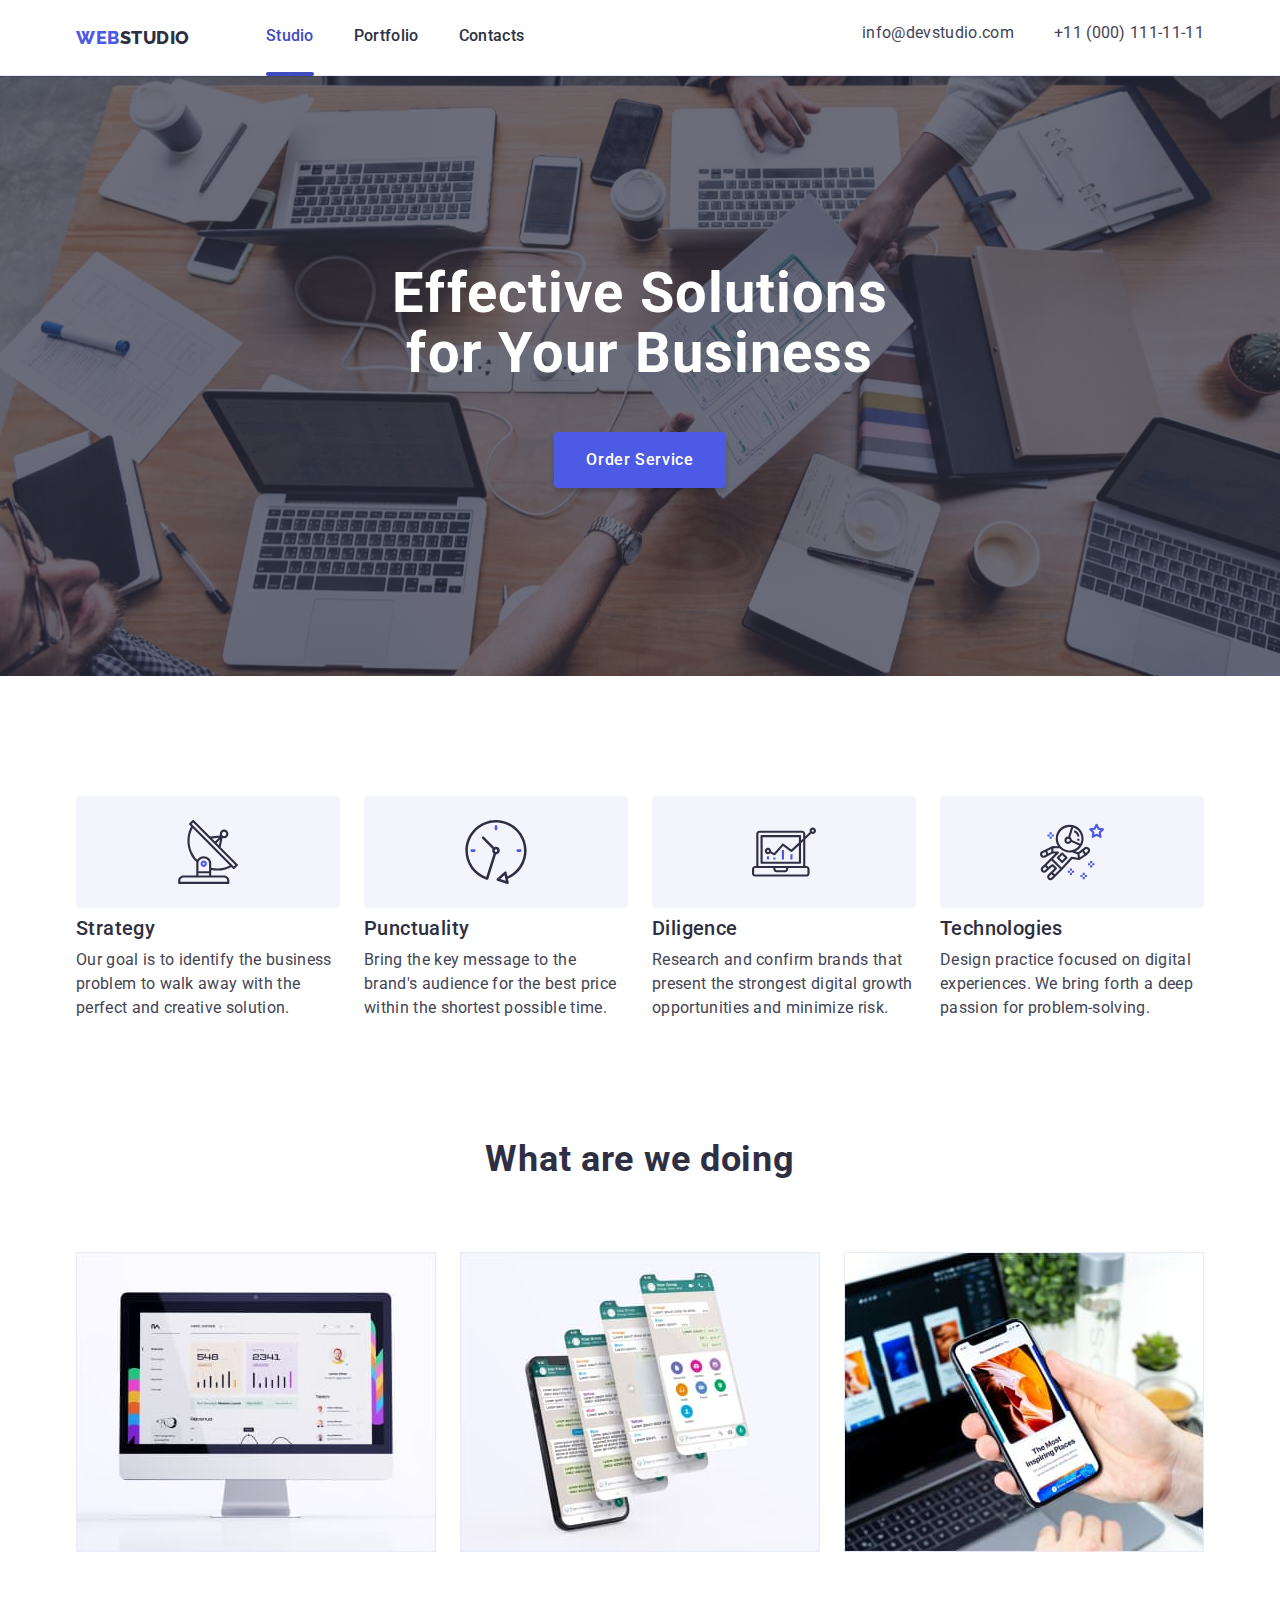
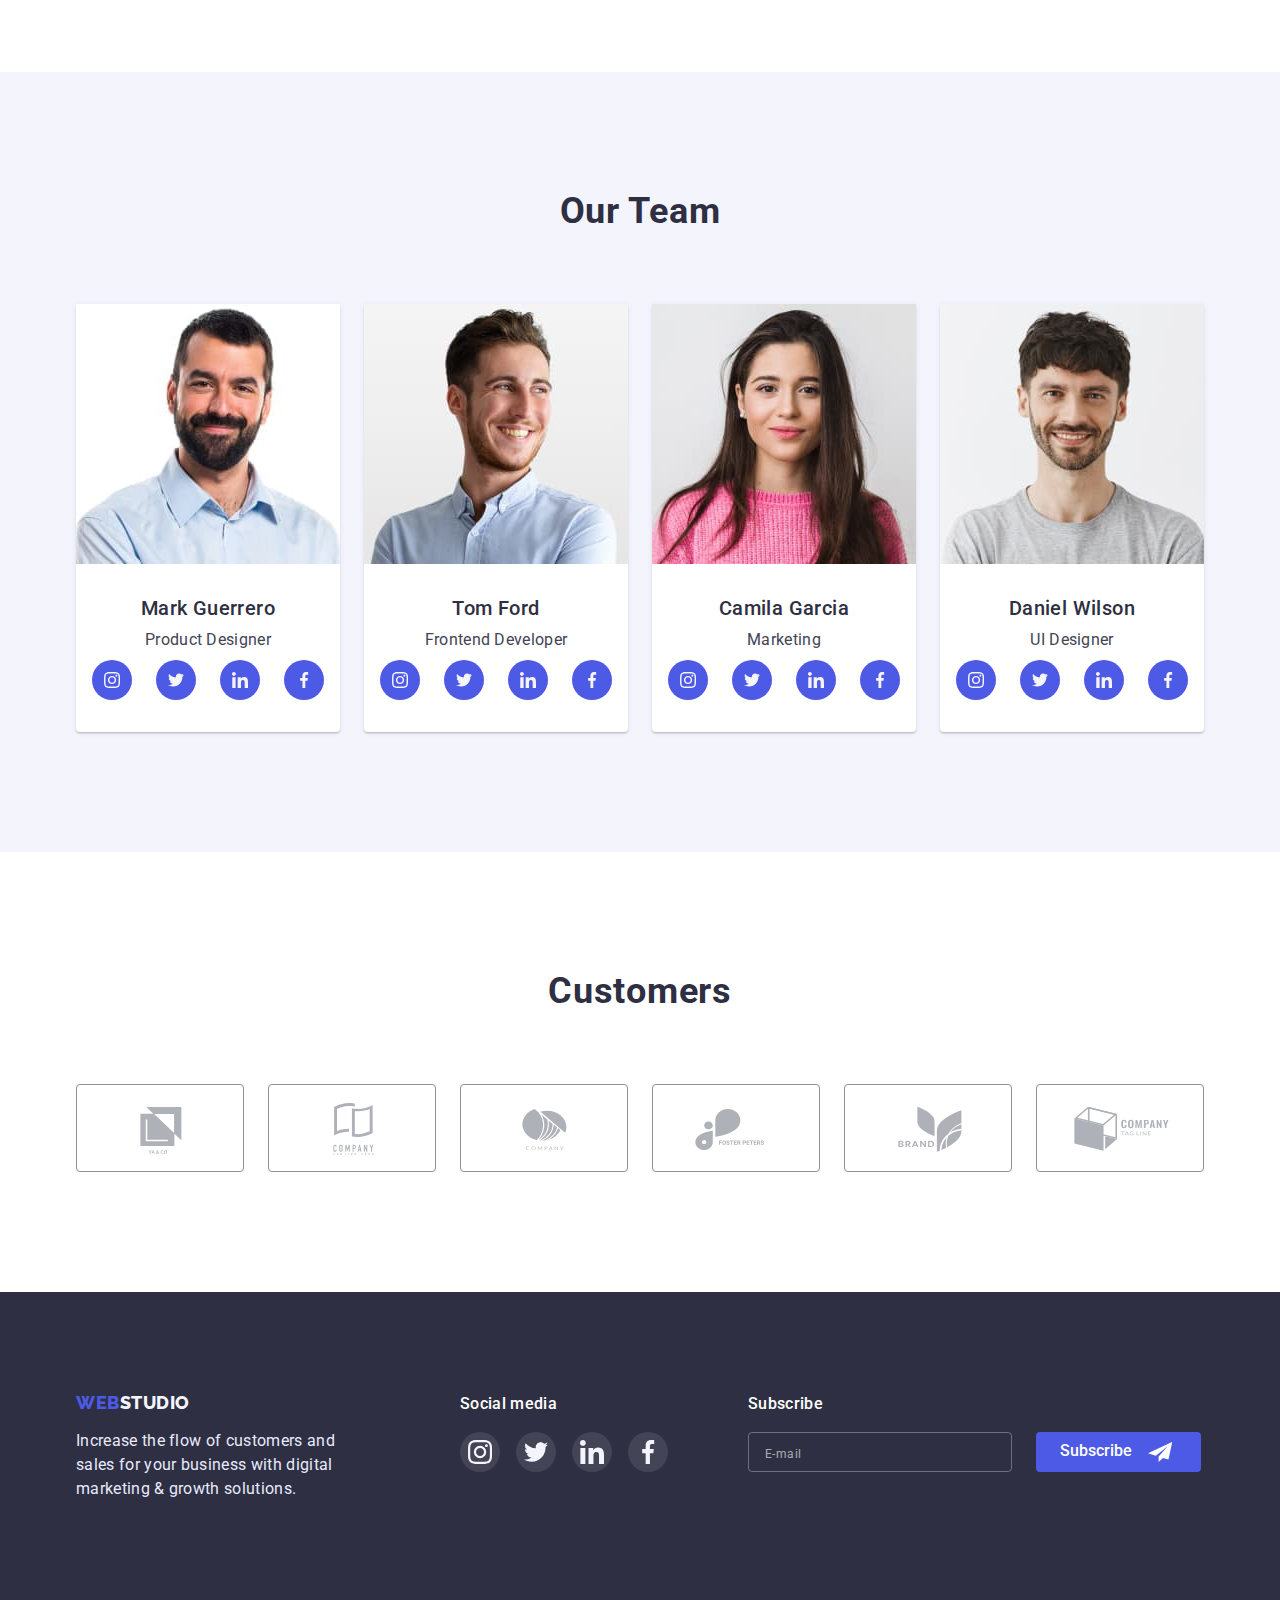
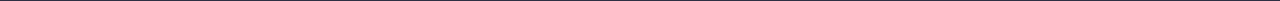
<file: index.html>
<!DOCTYPE html>
<html lang="en">
  <head>
    <meta charset="UTF-8" />
    <meta http-equiv="X-UA-Compatible" content="IE=edge" />
    <meta name="viewport" content="width=device-width, initial-scale=1.0" />

    <link rel="preconnect" href="https://fonts.googleapis.com" />
    <link rel="preconnect" href="https://fonts.gstatic.com" crossorigin />
    <link
      href="https://fonts.googleapis.com/css2?family=Raleway:wght@800&family=Roboto:wght@400;500;700;900&display=swap"
      rel="stylesheet"
    />
    <link
      rel="stylesheet"
      href="https://cdnjs.cloudflare.com/ajax/libs/modern-normalize/1.1.0/modern-normalize.min.css"
    />
    <link href="./css/styles.css" rel="stylesheet" type="text/css" />
    <title class="studio">Document</title>
  </head>
  <body class="studio">
    <!--Fixed  -->
    <header class="header">
      <div class="conteiner">
        <nav class="fulnav">
          <a class="logo" href="./index.html" target="_self">
            Web<span class="logo-end">Studio</span>
          </a>
          <ul class="nav">
            <li class="">
              <a class="link port" href="./index.html" target="_self">Studio</a>
            </li>
            <li class="nav-margin">
              <a class="link" href="./portfolio.html" target="_self"
                >Portfolio</a
              >
            </li>
            <li class="nav-margin">
              <a class="link" href="">Contacts</a>
            </li>
          </ul>
        </nav>

        <address class="address">
          <ul class="address-list">
            <li>
              <a class="contacts" href="mailto:info@devstudio.com"
                >info@devstudio.com</a
              >
            </li>
            <li class="nav-margin">
              <a class="contacts" href="tel:+110001111111"
                >+11 (000) 111-11-11</a
              >
            </li>
          </ul>
        </address>
        <button class="menu-toggle js-open-menu">
          <svg class="hamb">
            <use class="hamburger" href="./images/icons.svg#icon-menu"></use>
          </svg>
        </button>
      </div>
    </header>
    <!-- Scroll -->
    <main>
      <!-- Hero image -->

      <section class="hero">
        <div class="conteiner">
          <h1 class="hero-title">Effective Solutions for Your Business</h1>
          <button class="order" data-modal-open type="button">
            Order Service
          </button>
        </div>
      </section>

      <!-- Section1 -->
      <section class="advantages section">
        <div class="conteiner">
          <h2 class="visually-hidden">Advantages</h2>
          <ul class="advantages-list">
            <li class="advantages-item">
              <div class="button-icon">
                <svg class="icon">
                  <use href="./images/icons.svg#icon-antenna"></use>
                </svg>
              </div>
              <h3 class="advantages-title-small">Strategy</h3>
              <p class="advantages-text">
                Our goal is to identify the business problem to walk away with
                the perfect and creative solution.
              </p>
            </li>

            <li class="advantages-item">
              <div class="button-icon">
                <svg class="icon">
                  <use href="./images/icons.svg#icon-clock"></use>
                </svg>
              </div>
              <h3 class="advantages-title-small">Punctuality</h3>
              <p class="advantages-text">
                Bring the key message to the brand's audience for the best price
                within the shortest possible time.
              </p>
            </li>

            <li class="advantages-item">
              <div class="button-icon">
                <svg class="icon">
                  <use href="./images/icons.svg#icon-diagram"></use>
                </svg>
              </div>
              <h3 class="advantages-title-small">Diligence</h3>
              <p class="advantages-text">
                Research and confirm brands that present the strongest digital
                growth opportunities and minimize risk.
              </p>
            </li>

            <li class="advantages-item">
              <div class="button-icon">
                <svg class="icon">
                  <use href="./images/icons.svg#icon-astronaut"></use>
                </svg>
              </div>
              <h3 class="advantages-title-small">Technologies</h3>
              <p class="advantages-text">
                Design practice focused on digital experiences. We bring forth a
                deep passion for problem-solving.
              </p>
            </li>
          </ul>
        </div>
      </section>

      <!-- Section2 -->
      <section class="section card">
        <div class="conteiner">
          <h2 class="section-title card-title">What are we doing</h2>
          <ul class="card-list">
            <li class="card-item">
              <img
                srcset="./images/Comp.jpg 1x, ./images/Compx2.jpg 2x"
                src="./images/Comp.jpg"
                alt="comp"
                width="360"
                height="300"
              />
            </li>
            <li class="card-item">
              <img
                srcset="./images/Monitor.jpg 1x, ./images/monitorx2.jpg 2x"
                src="./images/Monitor.jpg"
                alt="phon"
                width="360"
                height="300"
              />
            </li>
            <li class="card-item">
              <img
                srcset="./images/Mobil.jpg 1x, ./images/mobilx2.jpg 2x"
                src="./images/Mobil.jpg"
                alt="sinh"
                width="360"
                height="300"
              />
            </li>
          </ul>
        </div>
      </section>

      <!-- Section3 -->

      <section class="team section">
        <div class="conteiner">
          <h2 class="section-title">Our Team</h2>
          <ul class="team-list">
            <li class="team-cards">
              <img
                srcset="./images/Mark.jpg 1x, ./images/Markx2.jpg 2x"
                src="./images/Mark.jpg"
                alt="Photo Mark Guerrero"
                width="264"
                height="260"
              />
              <h3 class="team-title-small">Mark Guerrero</h3>
              <p class="team-text">Product Designer</p>
              <ul class="action">
                <li>
                  <a
                    class="social-link"
                    href=""
                    target="_blank"
                    rel="noreferer nofollow noopener"
                  >
                    <svg class="social-icon">
                      <use href="./images/icons.svg#icon-instagram"></use>
                    </svg>
                  </a>
                </li>
                <li>
                  <a
                    class="social-link"
                    href=""
                    target="_blank"
                    rel="noreferer nofollow noopener"
                  >
                    <svg class="social-icon">
                      <use href="./images/icons.svg#icon-twitter"></use>
                    </svg>
                  </a>
                </li>
                <li>
                  <a
                    class="social-link"
                    href=""
                    target="_blank"
                    rel="noreferer nofollow noopener"
                  >
                    <svg class="social-icon">
                      <use href="./images/icons.svg#icon-linkedin"></use>
                    </svg>
                  </a>
                </li>
                <li>
                  <a
                    class="social-link"
                    href=""
                    target="_blank"
                    rel="noreferer nofollow noopener"
                  >
                    <svg class="social-icon">
                      <use href="./images/icons.svg#icon-facebook"></use>
                    </svg>
                  </a>
                </li>
              </ul>
            </li>
            <li class="team-cards">
              <img
                srcset="./images/Tom.jpg 1x, ./images/Tomx2.jpg 2x"
                src="./images/Tom.jpg"
                alt="Photo Tom Ford"
                width="264"
                height="260"
              />

              <h3 class="team-title-small">Tom Ford</h3>
              <p class="team-text">Frontend Developer</p>
              <ul class="action">
                <li>
                  <a
                    class="social-link"
                    href=""
                    target="_blank"
                    rel="noreferer nofollow noopener"
                  >
                    <svg class="social-icon">
                      <use href="./images/icons.svg#icon-instagram"></use>
                    </svg>
                  </a>
                </li>
                <li>
                  <a
                    class="social-link"
                    href=""
                    target="_blank"
                    rel="noreferer nofollow noopener"
                  >
                    <svg class="social-icon">
                      <use href="./images/icons.svg#icon-twitter"></use>
                    </svg>
                  </a>
                </li>
                <li>
                  <a
                    class="social-link"
                    href=""
                    target="_blank"
                    rel="noreferer nofollow noopener"
                  >
                    <svg class="social-icon">
                      <use href="./images/icons.svg#icon-linkedin"></use>
                    </svg>
                  </a>
                </li>
                <li>
                  <a
                    class="social-link"
                    href=""
                    target="_blank"
                    rel="noreferer nofollow noopener"
                  >
                    <svg class="social-icon">
                      <use href="./images/icons.svg#icon-facebook"></use>
                    </svg>
                  </a>
                </li>
              </ul>
            </li>
            <li class="team-cards">
              <img
                srcset="./images/Camila.jpg 1x, ./images/Camilax2.jpg 2x"
                src="./images/Camila.jpg"
                alt="Photo Camila Garcia"
                width="264"
                height="260"
              />

              <h3 class="team-title-small">Camila Garcia</h3>
              <p class="team-text">Marketing</p>
              <ul class="action">
                <li>
                  <a
                    class="social-link"
                    href=""
                    target="_blank"
                    rel="noreferer nofollow noopener"
                  >
                    <svg class="social-icon">
                      <use href="./images/icons.svg#icon-instagram"></use>
                    </svg>
                  </a>
                </li>
                <li>
                  <a
                    class="social-link"
                    href=""
                    target="_blank"
                    rel="noreferer nofollow noopener"
                  >
                    <svg class="social-icon">
                      <use href="./images/icons.svg#icon-twitter"></use>
                    </svg>
                  </a>
                </li>
                <li>
                  <a
                    class="social-link"
                    href=""
                    target="_blank"
                    rel="noreferer nofollow noopener"
                  >
                    <svg class="social-icon">
                      <use href="./images/icons.svg#icon-linkedin"></use>
                    </svg>
                  </a>
                </li>
                <li>
                  <a
                    class="social-link"
                    href=""
                    target="_blank"
                    rel="noreferer nofollow noopener"
                  >
                    <svg class="social-icon">
                      <use href="./images/icons.svg#icon-facebook"></use>
                    </svg>
                  </a>
                </li>
              </ul>
            </li>
            <li class="team-cards">
              <img
                srcset="./images/Dan.jpg 1x, ./images/Danx2.jpg 2x"
                src="./images/Dan.jpg"
                alt="Photo Daniel Wilson"
                width="264"
                height="260"
              />

              <h3 class="team-title-small">Daniel Wilson</h3>
              <p class="team-text">UI Designer</p>
              <ul class="action">
                <li>
                  <a
                    class="social-link"
                    href=""
                    target="_blank"
                    rel="noreferer nofollow noopener"
                  >
                    <svg class="social-icon">
                      <use href="./images/icons.svg#icon-instagram"></use>
                    </svg>
                  </a>
                </li>
                <li>
                  <a
                    class="social-link"
                    href=""
                    target="_blank"
                    rel="noreferer nofollow noopener"
                  >
                    <svg class="social-icon">
                      <use href="./images/icons.svg#icon-twitter"></use>
                    </svg>
                  </a>
                </li>
                <li>
                  <a
                    class="social-link"
                    href=""
                    target="_blank"
                    rel="noreferer nofollow noopener"
                  >
                    <svg class="social-icon">
                      <use href="./images/icons.svg#icon-linkedin"></use>
                    </svg>
                  </a>
                </li>
                <li>
                  <a
                    class="social-link"
                    href=""
                    target="_blank"
                    rel="noreferer nofollow noopener"
                  >
                    <svg class="social-icon">
                      <use href="./images/icons.svg#icon-facebook"></use>
                    </svg>
                  </a>
                </li>
              </ul>
            </li>
          </ul>
        </div>
      </section>

      <section class="customers">
        <h2 class="section-title">Customers</h2>
        <div class="conteiner customers-conteiner">
          <ul class="customers-list">
            <li class="customers-item">
              <a
                class="customers-link"
                href=""
                target="_blank"
                rel="noreferer nofollow noopener"
              >
                <svg class="customers-icon">
                  <use href="./images/icons.svg#icon-Logo"></use>
                </svg>
              </a>
            </li>
            <li class="customers-item">
              <a
                class="customers-link"
                href=""
                target="_blank"
                rel="noreferer nofollow noopener"
              >
                <svg class="customers-icon">
                  <use href="./images/icons.svg#icon-Logo-2"></use>
                </svg>
              </a>
            </li>
            <li class="customers-item">
              <a
                class="customers-link"
                href=""
                target="_blank"
                rel="noreferer nofollow noopener"
              >
                <svg class="customers-icon">
                  <use href="./images/icons.svg#icon-Logo-3"></use>
                </svg>
              </a>
            </li>
            <li class="customers-item">
              <a
                class="customers-link"
                href=""
                target="_blank"
                rel="noreferer nofollow noopener"
              >
                <svg class="customers-icon">
                  <use href="./images/icons.svg#icon-logo-1"></use>
                </svg>
              </a>
            </li>
            <li class="customers-item">
              <a
                class="customers-link"
                href=""
                target="_blank"
                rel="noreferer nofollow noopener"
              >
                <svg class="customers-icon">
                  <use href="./images/icons.svg#icon-Logo-4"></use>
                </svg>
              </a>
            </li>
            <li class="customers-item">
              <a
                class="customers-link"
                href=""
                target="_blank"
                rel="noreferer nofollow noopener"
              >
                <svg class="customers-icon">
                  <use href="./images/icons.svg#icon-Logo-5"></use>
                </svg>
              </a>
            </li>
          </ul>
        </div>
      </section>
    </main>

    <!-- Footer -->

    <footer class="footer">
      <div class="conteiner">
        <div class="margin-logo">
          <a class="logo-footer" href="./index.html" target="_self"
            >Web<span class="logo-footer-end">Studio</span>
          </a>

          <p class="footer-text">
            Increase the flow of customers and sales for your business with
            digital marketing & growth solutions.
          </p>
        </div>
        <div class="footer-media">
          <p class="media-text">Social media</p>
          <ul class="footer-action">
            <li>
              <a
                class="footer-button"
                href=""
                target="_blank"
                rel="noreferer nofollow noopener"
              >
                <svg class="action-icon">
                  <use href="./images/icons.svg#icon-instagram"></use>
                </svg>
              </a>
            </li>
            <li>
              <a
                class="footer-button"
                href=""
                target="_blank"
                rel="noreferer nofollow noopener"
              >
                <svg class="action-icon">
                  <use href="./images/icons.svg#icon-twitter"></use>
                </svg>
              </a>
            </li>
            <li>
              <a
                class="footer-button"
                href=""
                target="_blank"
                rel="noreferer nofollow noopener"
              >
                <svg class="action-icon">
                  <use href="./images/icons.svg#icon-linkedin"></use>
                </svg>
              </a>
            </li>
            <li>
              <a
                class="footer-button"
                href=""
                target="_blank"
                rel="noreferer nofollow noopener"
              >
                <svg class="action-icon">
                  <use href="./images/icons.svg#icon-facebook"></use>
                </svg>
              </a>
            </li>
          </ul>
        </div>

        <div class="footer-subscribe">
          <p class="footer-margin">Subscribe</p>
          <form action="#" class="subscribe-form">
            <input
              class="footer-meil"
              type="email"
              name="e-mail"
              id="e-mail"
              placeholder="E-mail"
            />

            <button class="subscribe-btn" type="submit">
              Subscribe
              <svg class="send-icon">
                <use href="./images/icons.svg#icon-send"></use>
              </svg>
            </button>
          </form>
        </div>
      </div>
    </footer>

    <div class="bacdrop is-hidden" data-modal>
      <div class="modal">
        <button data-modal-close class="close-modal">
          <svg class="close-icon">
            <use href="./images/icons.svg#icon-close"></use>
          </svg>
        </button>
        <p class="form-head">Leave your contacts and we will call you back</p>
        <form action="#" class="order-form">
          <label class="form-label"
            ><span class="label-text">Name</span>
            <input type="text" name="username" autofocus />
            <svg class="form-icon">
              <use href="./images/icons.svg#icon-person"></use>
            </svg>
          </label>

          <label class="form-label"
            ><span class="label-text">Phone</span>
            <input type="tel" name="phone_number" />
            <svg class="form-icon">
              <use href="./images/icons.svg#icon-phone"></use>
            </svg>
          </label>

          <label class="form-label"
            ><span class="label-text">Email</span>
            <input type="email" name="email" />
            <svg class="form-icon">
              <use href="./images/icons.svg#icon-email"></use>
            </svg>
          </label>

          <label class="form-label coment-window"
            ><span class="label-text">Coment</span>
            <textarea
              class="coment"
              name="Coment"
              id="#"
              cols="30"
              rows="10"
              placeholder="Text input"
            ></textarea>
          </label>
          <div class="line-text">
            <label class="label-checkbox accept-policy">
              <input
                class="visually-hidden"
                type="checkbox"
                name="policy"
                value="accept"
              />
              <svg class="chek-icon" id="myElement">
                <use id="myRect" href="./images/icons.svg#icon-chekboks"></use>
              </svg>

              I accept the terms and conditions of the
            </label>
            <a class="privacy-policy" href="#">Privacy Policy</a>
          </div>
          <button class="send" type="submit">Send</button>
        </form>
      </div>
    </div>

    <div class="menu-container js-menu-container" id="mobile-menu">
      <div class="mobil-window">
        <button class="close-modal js-close-menu">
          <svg class="close-icon">
            <use href="./images/icons.svg#icon-close"></use>
          </svg>
        </button>

        <ul class="mobile-menu">
          <li><a href="./index.html" class="mobile-link actual">Studio</a></li>
          <li>
            <a href="./portfolio.html" class="mobile-link">Portfolio</a>
          </li>
          <li><a href="" class="mobile-link">Contacts</a></li>
        </ul>
        <address class="mobil-adress">
          <ul class="address-mobil">
            <li class="contacts-mobil">
              <a class="contacts-mobil" href="tel:+110001111111"
                >+11 (000) 111-11-11</a
              >
            </li>
            <li>
              <a class="mail-mobil" href="mailto:info@devstudio.com"
                >info@devstudio.com</a
              >
            </li>
          </ul>
        </address>
        <ul class="action-mobil">
          <li>
            <a
              class="social-link"
              href=""
              target="_blank"
              rel="noreferer nofollow noopener"
            >
              <svg class="social-icon">
                <use href="./images/icons.svg#icon-instagram"></use>
              </svg>
            </a>
          </li>
          <li>
            <a
              class="social-link"
              href=""
              target="_blank"
              rel="noreferer nofollow noopener"
            >
              <svg class="social-icon">
                <use href="./images/icons.svg#icon-twitter"></use>
              </svg>
            </a>
          </li>
          <li>
            <a
              class="social-link"
              href=""
              target="_blank"
              rel="noreferer nofollow noopener"
            >
              <svg class="social-icon">
                <use href="./images/icons.svg#icon-linkedin"></use>
              </svg>
            </a>
          </li>
          <li>
            <a
              class="social-link"
              href=""
              target="_blank"
              rel="noreferer nofollow noopener"
            >
              <svg class="social-icon">
                <use href="./images/icons.svg#icon-facebook"></use>
              </svg>
            </a>
          </li>
        </ul>
      </div>
    </div>

    <script src="./js/mobile-menu.js"></script>
    <script src="./js/modal.js"></script>
  </body>
</html>
</file>
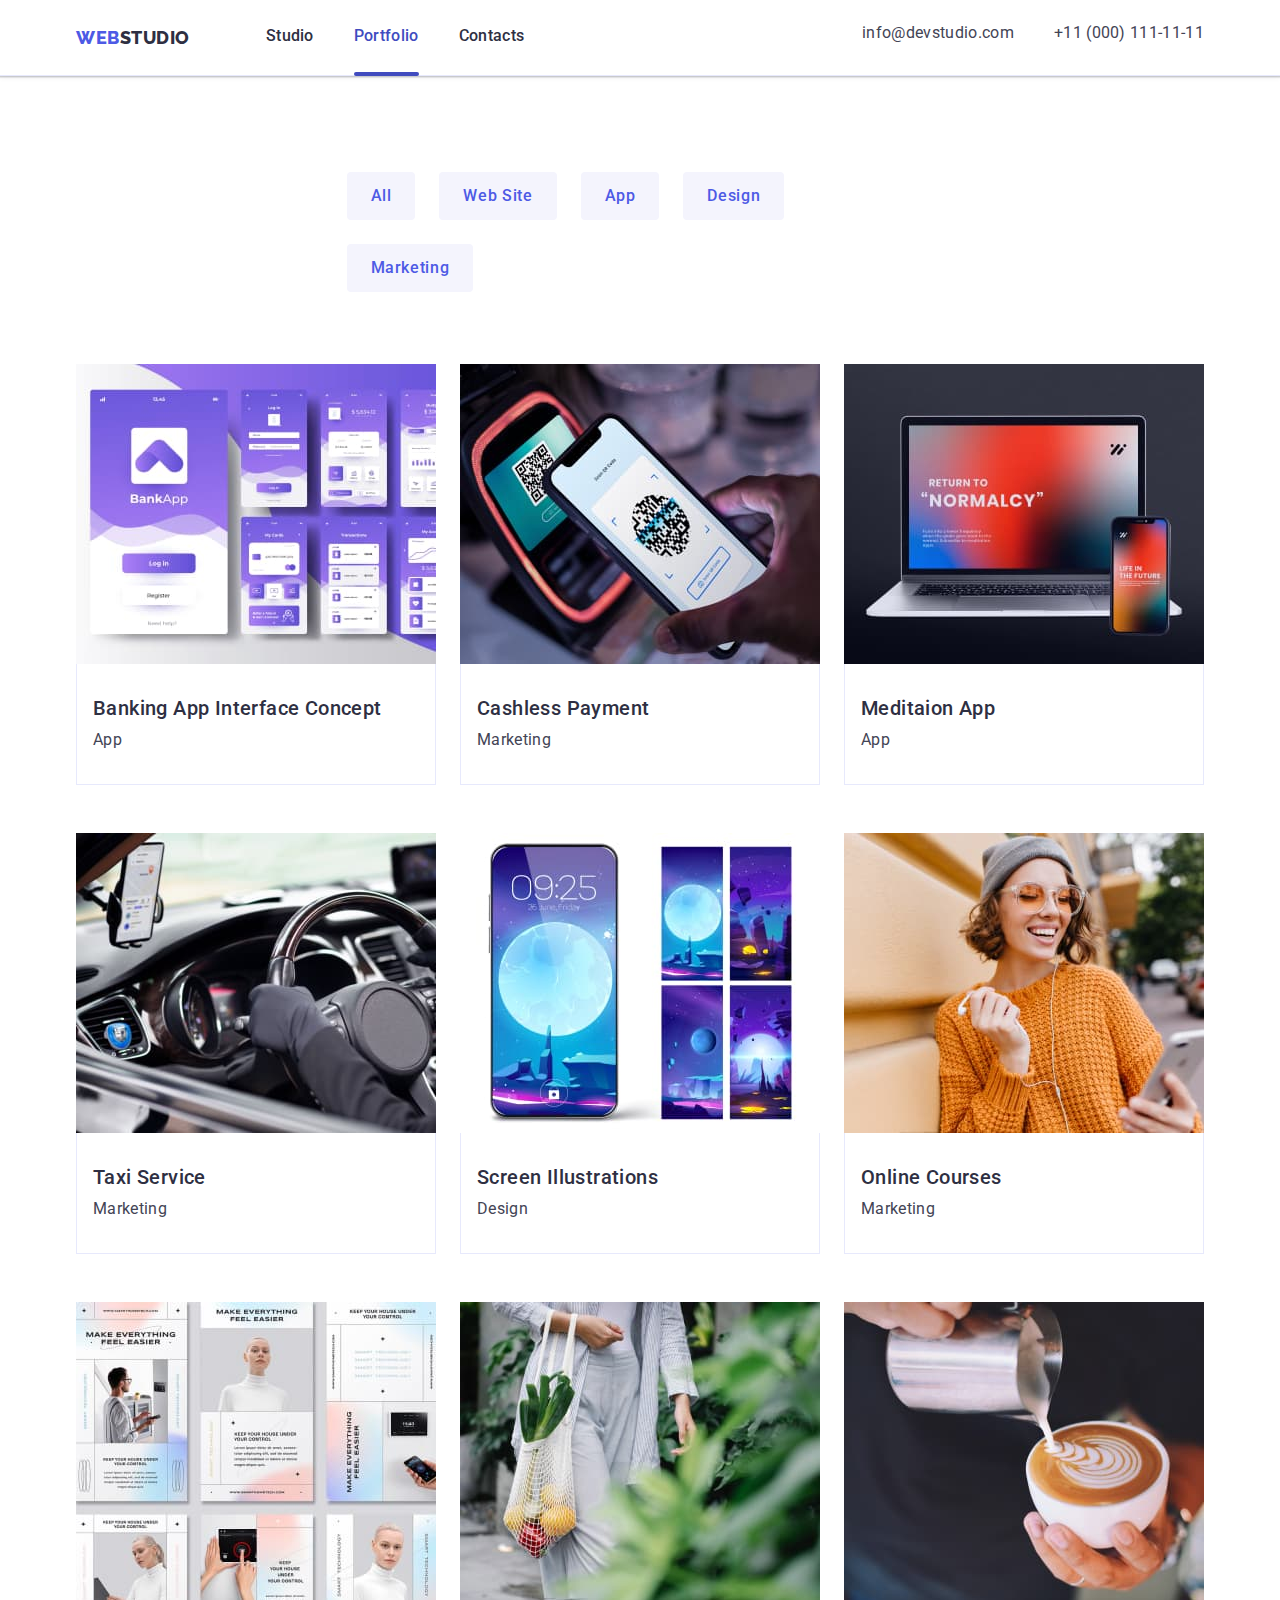
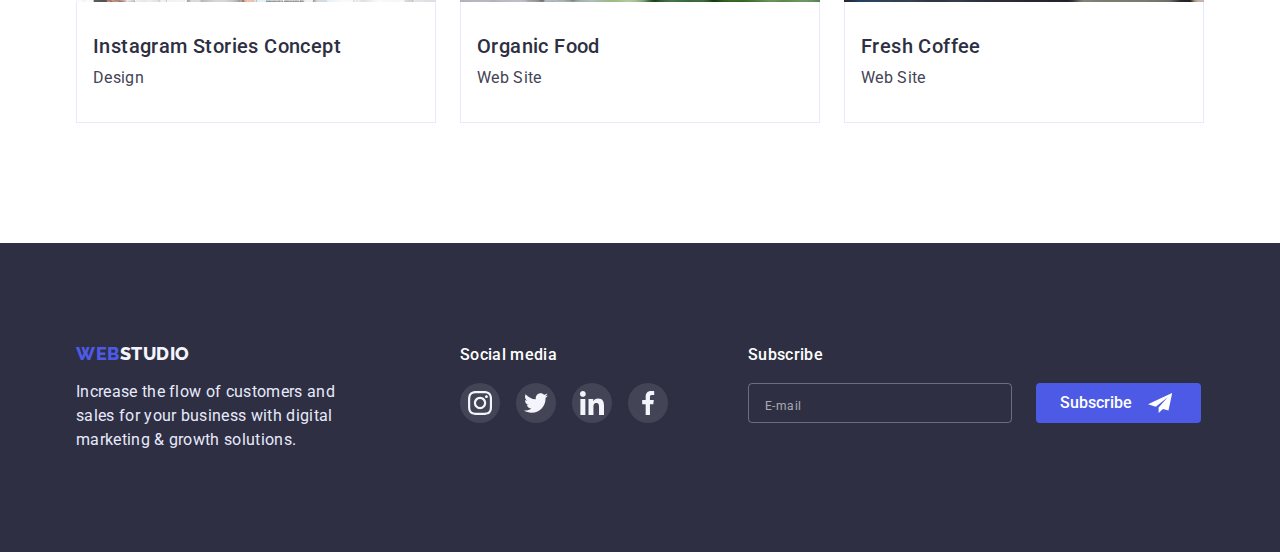
<file: portfolio.html>
<!DOCTYPE html>
<html lang="en">
  <head>
    <meta charset="UTF-8" />
    <meta http-equiv="X-UA-Compatible" content="IE=edge" />
    <meta name="viewport" content="width=device-width, initial-scale=1.0" />

    <link rel="preconnect" href="https://fonts.googleapis.com" />
    <link rel="preconnect" href="https://fonts.gstatic.com" crossorigin />
    <link
      href="https://fonts.googleapis.com/css2?family=Raleway:wght@800&family=Roboto:wght@400;500;700;900&display=swap"
      rel="stylesheet"
    />
    <link
      rel="stylesheet"
      href="https://cdnjs.cloudflare.com/ajax/libs/modern-normalize/1.1.0/modern-normalize.min.css"
    />

    <link href="./css/styles.css" rel="stylesheet" type="text/css" />

    <title>Portfolio</title>
  </head>
  <body>
    <!--Fixed  -->
    <header class="header">
      <div class="conteiner">
        <nav class="fulnav">
          <a class="logo" href="./index.html" target="_self">
            Web<span class="logo-end">Studio</span>
          </a>
          <ul class="nav">
            <li class="">
              <a class="link" href="./index.html" target="_self">Studio</a>
            </li>
            <li class="nav-margin">
              <a class="link port" href="./portfolio.html" target="_self"
                >Portfolio</a
              >
            </li>
            <li class="nav-margin">
              <a class="link" href="">Contacts</a>
            </li>
          </ul>
        </nav>

        <address class="address">
          <ul class="address-list">
            <li>
              <a class="contacts" href="mailto:info@devstudio.com"
                >info@devstudio.com</a
              >
            </li>
            <li class="nav-margin">
              <a class="contacts" href="tel:+110001111111"
                >+11 (000) 111-11-11</a
              >
            </li>
          </ul>
        </address>
        <button class="menu-toggle js-open-menu">
          <svg class="hamb">
            <use class="hamburger" href="./images/icons.svg#icon-menu"></use>
          </svg>
        </button>
      </div>
    </header>
    <!-- MAIN -->

    <section class="section portfolio">
      <h1 class="visually-hidden">Portfolio</h1>
      <div class="conteiner">
        <ul class="filter-list">
          <li class="filter-list-item">
            <button class="button-filter" type="button">All</button>
          </li>
          <li class="filter-list-item">
            <button type="button" class="button-filter">Web Site</button>
          </li>
          <li class="filter-list-item">
            <button type="button" class="button-filter">App</button>
          </li>
          <li class="filter-list-item">
            <button type="button" class="button-filter">Design</button>
          </li>
          <li class="filter-list-item">
            <button type="button" class="button-filter">Marketing</button>
          </li>
        </ul>
        <ul class="projects-list">
          <li class="projectsa">
            <a class="projects" href="">
              <picture>
                <source
                  srcset="./images/banking.jpg 1x, ./images/bankingx2.jpg 2x"
                  media="(min-width: 768px)"
                />
                <source
                  srcset="./images/banking.jpg 1x, ./images/bankingx2.jpg 2x"
                />
                <img src="./images/banking-mobil.jpg" alt="Banking" />
              </picture>

              <div class="project-text">
                <h3 class="project-item">Banking App Interface Concept</h3>
                <p class="project-type">App</p>
                <p class="hiden-project">
                  14 Stylish and User-Friendly App Design Concepts · Task
                  Manager App · Calorie Tracker App · Exotic Fruit Ecommerce App
                  · Cloud Storage App
                </p>
              </div>
            </a>
          </li>
          <li class="projectsa">
            <a class="projects" href="">
              <picture>
                <source
                  srcset="./images/payment.jpg 1x, ./images/paymentx2.jpg 2x"
                  media="(min-width: 768px)"
                />
                <source
                  srcset="
                    ./images/payment-mobil.jpg   1x,
                    ./images/payment-mobilx2.jpg 2x
                  "
                />
                <img src="./images/payment-mobil.jpg" alt="Payment" />
              </picture>

              <div class="project-text">
                <h3 class="project-item">Cashless Payment</h3>
                <p class="project-type">Marketing</p>
                <p class="hiden-project">
                  14 Stylish and User-Friendly App Design Concepts · Task
                  Manager App · Calorie Tracker App · Exotic Fruit Ecommerce App
                  · Cloud Storage App
                </p>
              </div>
            </a>
          </li>
          <li class="projectsa">
            <a class="projects" href="">
              <picture>
                <source
                  srcset="
                    ./images/meditation.jpg   1x,
                    ./images/meditationx2.jpg 2x
                  "
                  media="(min-width: 768px)"
                />
                <source
                  srcset="
                    ./images/meditation-mobil.jpg   1x,
                    ./images/meditation-mobilx2.jpg 2x
                  "
                />
                <img src="./images/meditation-mobil.jpg" alt="Meditaion" />
              </picture>
              <div class="project-text">
                <h3 class="project-item">Meditaion App</h3>
                <p class="project-type">App</p>
                <p class="hiden-project">
                  14 Stylish and User-Friendly App Design Concepts · Task
                  Manager App · Calorie Tracker App · Exotic Fruit Ecommerce App
                  · Cloud Storage App
                </p>
              </div>
            </a>
          </li>
          <li class="projectsa">
            <a class="projects" href="">
              <picture>
                <source
                  srcset="./images/taxi.jpg 1x, ./images/taxix2.jpg 2x"
                  media="(min-width: 768px)"
                />
                <source
                  srcset="
                    ./images/taxi-mobil.jpg   1x,
                    ./images/taxi-mobilx2.jpg 2x
                  "
                />
                <img src="./images/taxi-mobil.jpg" alt="Taxi" />
              </picture>

              <div class="project-text">
                <h3 class="project-item">Taxi Service</h3>
                <p class="project-type">Marketing</p>
                <p class="hiden-project">
                  14 Stylish and User-Friendly App Design Concepts · Task
                  Manager App · Calorie Tracker App · Exotic Fruit Ecommerce App
                  · Cloud Storage App
                </p>
              </div>
            </a>
          </li>
          <li class="projectsa">
            <a class="projects" href="">
              <picture>
                <source
                  srcset="./images/screen.jpg 1x, ./images/screenx2.jpg 2x"
                  media="(min-width: 768px)"
                />
                <source
                  srcset="
                    ./images/screen-mobil.jpg   1x,
                    ./images/screen-mobilx2.jpg 2x
                  "
                />
                <img src="./images/screen-mobil.jpg" alt="Screen" />
              </picture>

              <div class="project-text">
                <h3 class="project-item">Screen Illustrations</h3>
                <p class="project-type">Design</p>
                <p class="hiden-project">
                  14 Stylish and User-Friendly App Design Concepts · Task
                  Manager App · Calorie Tracker App · Exotic Fruit Ecommerce App
                  · Cloud Storage App
                </p>
              </div>
            </a>
          </li>
          <li class="projectsa">
            <a class="projects" href="">
              <picture>
                <source
                  srcset="./images/onlain.jpg 1x, ./images/onlainx2.jpg 2x"
                  media="(min-width: 768px)"
                />
                <source
                  srcset="
                    ./images/onlain-mobil.jpg   1x,
                    ./images/onlain-mobilx2.jpg 2x
                  "
                />
                <img src="./images/onlain-mobil.jpg" alt="Courses" />
              </picture>

              <div class="project-text">
                <h3 class="project-item">Online Courses</h3>
                <p class="project-type">Marketing</p>
                <p class="hiden-project">
                  14 Stylish and User-Friendly App Design Concepts · Task
                  Manager App · Calorie Tracker App · Exotic Fruit Ecommerce App
                  · Cloud Storage App
                </p>
              </div>
            </a>
          </li>
          <li class="projectsa">
            <a class="projects" href="">
              <picture>
                <source
                  srcset="
                    ./images/instagram.jpg   1x,
                    ./images/instagramx2.jpg 2x
                  "
                  media="(min-width: 768px)"
                />
                <source
                  srcset="
                    ./images/instagram-mobil.jpg   1x,
                    ./images/instagram-mobilx2.jpg 2x
                  "
                />
                <img src="./images/instagram-mobil.jpg" alt="Instagram" />
              </picture>

              <div class="project-text">
                <h3 class="project-item">Instagram Stories Concept</h3>
                <p class="project-type">Design</p>
                <p class="hiden-project">
                  14 Stylish and User-Friendly App Design Concepts · Task
                  Manager App · Calorie Tracker App · Exotic Fruit Ecommerce App
                  · Cloud Storage App
                </p>
              </div>
            </a>
          </li>
          <li class="projectsa">
            <a class="projects" href="">
              <picture>
                <source
                  srcset="./images/food.jpg 1x, ./images/foodx2.jpg 2x"
                  media="(min-width: 768px)"
                />
                <source
                  srcset="
                    ./images/food-mobil.jpg   1x,
                    ./images/food-mobilx2.jpg 2x
                  "
                />
                <img src="./images/food-mobil.jpg" alt="food" />
              </picture>

              <div class="project-text">
                <h3 class="project-item">Organic Food</h3>
                <p class="project-type">Web Site</p>
                <p class="hiden-project">
                  14 Stylish and User-Friendly App Design Concepts · Task
                  Manager App · Calorie Tracker App · Exotic Fruit Ecommerce App
                  · Cloud Storage App
                </p>
              </div>
            </a>
          </li>
          <li class="projectsa">
            <a class="projects" href="">
              <picture>
                <source
                  srcset="./images/cofee.jpg 1x, ./images/cofeex2.jpg 2x"
                  media="(min-width: 768px)"
                />
                <source
                  srcset="
                    ./images/cofee-mobil.jpg   1x,
                    ./images/cofee-mobilx2.jpg 2x
                  "
                />
                <img src="./images/cofee-mobil.jpg" alt="Coffee" />
              </picture>

              <div class="project-text">
                <h3 class="project-item">Fresh Coffee</h3>
                <p class="project-type">Web Site</p>
                <p class="hiden-project">
                  14 Stylish and User-Friendly App Design Concepts · Task
                  Manager App · Calorie Tracker App · Exotic Fruit Ecommerce App
                  · Cloud Storage App
                </p>
              </div>
            </a>
          </li>
        </ul>
      </div>
    </section>

    <!-- Footer -->

    <footer class="footer">
      <div class="conteiner">
        <div class="margin-logo">
          <a class="logo-footer" href="./index.html" target="_self"
            >Web<span class="logo-footer-end">Studio</span>
          </a>
          <p class="footer-text">
            Increase the flow of customers and sales for your business with
            digital marketing & growth solutions.
          </p>
        </div>
        <div class="footer-media">
          <p class="media-text">Social media</p>
          <ul class="footer-action">
            <li>
              <a
                class="footer-button"
                href=""
                target="_blank"
                rel="noreferer nofollow noopener"
              >
                <svg class="action-icon">
                  <use href="./images/icons.svg#icon-instagram"></use>
                </svg>
              </a>
            </li>
            <li>
              <a
                class="footer-button"
                href=""
                target="_blank"
                rel="noreferer nofollow noopener"
              >
                <svg class="action-icon">
                  <use href="./images/icons.svg#icon-twitter"></use>
                </svg>
              </a>
            </li>
            <li>
              <a
                class="footer-button"
                href=""
                target="_blank"
                rel="noreferer nofollow noopener"
              >
                <svg class="action-icon">
                  <use href="./images/icons.svg#icon-linkedin"></use>
                </svg>
              </a>
            </li>
            <li>
              <a
                class="footer-button"
                href=""
                target="_blank"
                rel="noreferer nofollow noopener"
              >
                <svg class="action-icon">
                  <use href="./images/icons.svg#icon-facebook"></use>
                </svg>
              </a>
            </li>
          </ul>
        </div>

        <div class="footer-subscribe">
          <p class="footer-margin">Subscribe</p>
          <form action="#" class="subscribe-form">
            <input
              class="footer-meil"
              type="email"
              name="e-mail"
              id="e-mail"
              placeholder="E-mail"
            />

            <button class="subscribe-btn" type="submit">
              Subscribe
              <svg class="send-icon">
                <use href="./images/icons.svg#icon-send"></use>
              </svg>
            </button>
          </form>
        </div>
      </div>
    </footer>

    <div class="menu-container js-menu-container" id="mobile-menu">
      <div class="mobil-window">
        <button class="close-modal js-close-menu">
          <svg class="close-icon">
            <use href="./images/icons.svg#icon-close"></use>
          </svg>
        </button>

        <ul class="mobile-menu">
          <li><a href="./index.html" class="mobile-link">Studio</a></li>
          <li>
            <a href="./portfolio.html" class="mobile-link actual">Portfolio</a>
          </li>
          <li><a href="" class="mobile-link">Contacts</a></li>
        </ul>
        <address class="mobil-adress">
          <ul class="address-mobil">
            <li class="contacts-mobil">
              <a class="contacts-mobil" href="tel:+110001111111"
                >+11 (000) 111-11-11</a
              >
            </li>
            <li>
              <a class="mail-mobil" href="mailto:info@devstudio.com"
                >info@devstudio.com</a
              >
            </li>
          </ul>
        </address>
        <ul class="action-mobil">
          <li>
            <a
              class="social-link"
              href=""
              target="_blank"
              rel="noreferer nofollow noopener"
            >
              <svg class="social-icon">
                <use href="./images/icons.svg#icon-instagram"></use>
              </svg>
            </a>
          </li>
          <li>
            <a
              class="social-link"
              href=""
              target="_blank"
              rel="noreferer nofollow noopener"
            >
              <svg class="social-icon">
                <use href="./images/icons.svg#icon-twitter"></use>
              </svg>
            </a>
          </li>
          <li>
            <a
              class="social-link"
              href=""
              target="_blank"
              rel="noreferer nofollow noopener"
            >
              <svg class="social-icon">
                <use href="./images/icons.svg#icon-linkedin"></use>
              </svg>
            </a>
          </li>
          <li>
            <a
              class="social-link"
              href=""
              target="_blank"
              rel="noreferer nofollow noopener"
            >
              <svg class="social-icon">
                <use href="./images/icons.svg#icon-facebook"></use>
              </svg>
            </a>
          </li>
        </ul>
      </div>
    </div>

    <script src="./js/mobile-menu.js"></script>
    <script src="./js/modal.js"></script>
  </body>
</html>
</file>
<file: css/styles.css>
/*--------------------*/
:root{
    --primary-text-color:#434455;
    --title-text-color:#2E2F42;
    --active-color:#404BBF;
    --akcent-color:#4D5AE5;
    --only-white:#ffffff;
    --button-bacgraund:#F4F4FD;
    --button-border:#E7E9FC;
    --icon-border:#8E8F99;
    --set-gap: 24px;
    --icon-color:#AFB1B8;
    --icon-green: #31D0AA;
    --modal-bac:#FCFCFC;
    }
h1, h2, h3, h4, ul, p{
    margin:0;
    padding: 0;
}
img{
    display: block;
    max-width: 100%;
}

/* all pages */
body{
    font-family: "Roboto", sans-serif;
    color:var(--primary-text-color);
    font-weight: 400;
    font-size: 16px;
}
  

.conteiner{
   
    padding: 0 16px;
    margin: 0 auto;
    }
     @media screen and (min-width: 480px) {
    .conteiner{
    width: 428px;} }   
        
    @media screen and (min-width: 768px) {
    .conteiner{
    width: 768px;} }

    @media screen and (min-width: 1200px) {
    .conteiner{
    width: 1158px;
padding: 0 15px;} }

.section{
    padding: 120px 0;
}


/* Header */
.header{
    position: relative;
    padding: 24px 0;
    border-bottom: 1px solid var(--button-border);
    box-shadow: 0px 2px 1px rgba(46, 47, 66, 0.08), 0px 1px 1px rgba(46, 47, 66, 0.16), 0px 1px 6px rgba(46, 47, 66, 0.08);
}

@media screen and (min-width: 768px) {
    .header{
    padding: 24px 0 12px 0;} }
    
    @media screen and (min-width: 1200px) {
    .header{
    padding: 24px 0} }

.header .conteiner{
    display: flex;
    
}
@media screen and (min-width: 768px) {
    .nav{
    display: flex;} }

.logo{
    margin-right: 120px;
    cursor: pointer;
    font-weight: 800;
    font-size: 18px;
    text-decoration: none;
    font-family: "Raleway", sans-serif;
    text-transform: uppercase;
    letter-spacing: 0.03em;
    line-height: 1.17;
    color: var(--akcent-color);
    padding: 0;
}
@media screen and (min-width: 768px)  {
    .logo{
    margin-right: 120px;;
    }
   }
  @media screen and (min-width: 1200px)  {
    .logo{
    margin-right: 76px;
     line-height: 1.5
    }
   }

.logo-end{
    color: var(--title-text-color)
}   

.fulnav{
    display: flex;   
}

.nav{
    list-style: none;
    /* justify-content: space-between; */
    display: none; 
    gap: 40px;
}
@media screen and (min-width: 768px) {
    .nav{
    display: flex;} 
    
}

.link{
    position: relative;
    font-weight: 500;
    color: var(--title-text-color);
    text-decoration: none;
    letter-spacing: 0.02em;
    line-height: 1.5;
    transition: color 250ms cubic-bezier(0.4, 0, 0.2, 1);
}

.port{
   color:var(--active-color); 
}

.port::after{
    position: absolute;
    content: "";
    height: 4px;
    width: 100%;
    bottom: -26px; 
    left: 0;
    display:block;
    background-color:var(--active-color);
    border-radius: 2px;
 }
 @media screen and (min-width: 1200px) {
    .port::after{
    bottom: -31px;} }

.link:hover, .link:focus{
    color: var(--akcent-color);}


.address{
    margin-left: auto;
    display: none; 
    font-size: 12px;
   }
   
@media screen and (min-width: 768px)  {
    .address{
     display: flex;  
    }
   }
  @media screen and (min-width: 1200px)  {
    .address{
     font-size: 16px;
    }
   } 

.address-list{
    list-style: none;
     display: flex;
     flex-direction: column; 
     gap: 6px;
}
  @media screen and (min-width: 1200px)  {
    .address-list{
    flex-direction: row;
    gap: 40px
    }
   } 

.contacts{
    font-style: normal;
    color: var(--primary-text-color);
    text-decoration: none;
    letter-spacing: 0.02em;
    line-height: 1.1;
    transition: color 250ms cubic-bezier(0.4, 0, 0.2, 1);  
}


.contacts:hover, .contacts:focus{
    color: var(--akcent-color);
}

.menu-toggle {
  display: flex;
  height: 22px;
  width: 32px;
  margin: 0;
  padding: 0;
  background-color: transparent;
  cursor: pointer;
  border: none;
  outline: none;
  margin-left: auto;
  align-items: center;
  justify-content: center;
   }

@media (min-width: 768px) {
  .menu-toggle {
    display: none;
  }
}
.hamb{
  width: 32px;
  height: 32px;
}
.hamburger{
  display: block;
  width: 32px;
  height: 22px;
}



/* Header end */


/* Footer */

.footer{
    background-color:var(--title-text-color);
    padding: 96px 0;   
}
@media screen and (min-width: 1200px)  {
    .footer{
     padding: 100px 0;    
    }      
}

.footer .conteiner{
    display: flex;
    flex-direction: column;
    align-items: center;
    padding: 0 15px;}

@media screen and (min-width: 768px)  {
    .footer .conteiner{
        flex-direction: row;
     flex-wrap: wrap; 
     align-items: flex-start;
     gap: 72px 24px;
    width: 582px;
    }      
}
@media screen and (min-width: 1200px)  {
    .footer .conteiner{
    width: 1158px;
     gap: 0;
    }      
}

.margin-logo{
  
  text-align: center;
}
@media screen and (min-width: 768px)  {
    .margin-logo{
    text-align: start;
    }     }

.logo-footer{
    font-family: "Raleway", sans-serif;
    cursor: pointer;
    font-weight: 800;
    font-size: 18px;
    text-decoration: none;
    text-transform: uppercase;
    letter-spacing: 0.03em;
    line-height: 1.17;
    color: var(--akcent-color);
    
    }

.logo-footer-end{
    color: var(--button-bacgraund);
}

.footer-text{
    margin-top: 16px;
    line-height: 1.5;
    letter-spacing: 0.02em;
    color: var(--button-border);
    width: 264px; 
    text-align: start;

}

.footer-media{
    margin: 72px 0;
}
@media screen and (min-width: 768px)  {
    .footer-media{
    margin: 0;
    }     }
@media screen and (min-width: 1200px)  {
    .footer-media{
    margin: 0 80px 0 120px;
    }      
}

.media-text{
    color: var(--only-white);
    letter-spacing: 0.02em;
    font-weight: 500;
    line-height: 1.5;
    margin-bottom: 16px;
    text-align: center;
}
@media screen and (min-width: 768px)  {
    .media-text{
    text-align: start;
    }     }

.footer-action{
    display: flex;
    padding: 0;
    margin: 0;
    list-style: none;
    gap: 0 16px;
   
}

.footer-button{
    border-radius: 50%;
    width: 40px;
    height: 40px;
    border:none;
    display: flex;
    align-items: center;
    justify-content: center;
    background: rgba(255, 255, 255, 0.1);
    transition: background-color 250ms cubic-bezier(0.4, 0, 0.2, 1);  
}

.footer-button:hover, .footer-button:focus{
  
    background-color: var(--icon-green);}

.action-icon{
    width: 24px;
    height: 24px;
    fill: var(--button-bacgraund);
}

.footer-margin{
    line-height: 1.5;
    letter-spacing: 0.02em;
    color: var(--only-white);
    margin-bottom: 16px;
    font-weight: 500;
    text-align: center;
}
@media screen and (min-width: 768px)  {
    .footer-margin{
     text-align: start;
     
    }   }   

.send-icon{
width: 24px;
height: 24px;
fill: var(--only-white);
}
.subscribe-form{
    display: block;
    align-items: center;
    gap: 24px;
}
@media screen and (min-width: 768px)  {
    .subscribe-form{
     display: flex;
     
    }   }   

#e-mail{
border: 1px solid rgba(255, 255, 255, 0.3);
background-color: transparent;
border-radius: 4px;
width: 290px;
height: 40px;
align-items: center;
display: block;
color: var(--only-white);
padding: 0 0 0 16px;
}

@media screen and (min-width: 428px)  {
    #e-mail{
     width: 398px;
    }   }  
@media screen and (min-width: 768px)  {
    #e-mail{
     width: 264px;
    }   }   


.footer-meil::placeholder{
font-family: 'Roboto', sans-serif;
font-style: normal;
font-weight: 400;
font-size: 12px;
line-height: 2px;
letter-spacing: 0.04em;

color: rgba(255, 255, 255, 0.6);
}
.subscribe-btn{
   margin: 16px auto 0 auto;
    background-color: var(--akcent-color);
    fill: var(--button-bacgraund);
    color: var(--only-white);
    width: 165px;
    height: 40px;
    display: flex;
   text-align: center;
    align-items: center;
    padding: 8px 24px;
    gap: 16px;
    border: none;
    border-radius: 4px;
    font-weight: 500;
}
@media screen and (min-width: 768px)  {
    .subscribe-btn{
     margin: 0;;
    }   }   



/* Studio */


.visually-hidden {
  position: absolute;
    white-space: nowrap;
    width: 1px;
    height: 1px;
    overflow: hidden;
    border: 0;
    padding: 0;
    clip: rect(0 0 0 0);
    clip-path: inset(50%);
    margin: -1px;
}
.section-title{
    font-weight: 700;
    font-size: 36px;
    color: var(--title-text-color);
    letter-spacing: 0.02em;
    line-height: 1.11;
    text-align: center;
    margin-bottom: 72px;}

/* Section Hero */

.hero{
    
    background-color:var(--title-text-color); 
    padding: 112px 0;
    text-align: center;
    background-image: 
    linear-gradient(to top, rgba(46, 47, 66, 0.7), rgba(46, 47, 66, 0.7)),
    url(../images/peopl-mobil.jpg); 
    background-size:cover;
    max-width: 428px;
    /* width: 1440px; */
    margin: 0 auto;
    display: flex;
}

@media (min-device-pixel-ratio: 2),
  (min-resolution: 192dpi),
  (min-resolution: 2dppx) {
  .hero {
    background-image: 
    linear-gradient(to top, rgba(46, 47, 66, 0.7), rgba(46, 47, 66, 0.7)),
    url(../images/people-mobilx2.jpg); 
  }
}
@media (min-width: 768px) {
  .hero {
    background-image: 
    linear-gradient(to top, rgba(46, 47, 66, 0.7), rgba(46, 47, 66, 0.7)),
    url(../images/people-tabl.jpg); 
    max-width: 768px;
     padding: 112px 0 108px 0;
  }
}
@media (min-device-pixel-ratio: 2) and (min-width: 768px),
  (min-resolution: 192dpi) and (min-width: 768px),
  (min-resolution: 2dppx) and (min-width: 768px) {
  .hero {
    background-image: 
    linear-gradient(to top, rgba(46, 47, 66, 0.7), rgba(46, 47, 66, 0.7)),
    url(../images/people-tablх2.jpg); 
  }
}

@media (min-width: 1200px) {
  .hero {
    background-image: 
    linear-gradient(to top, rgba(46, 47, 66, 0.7), rgba(46, 47, 66, 0.7)),
    url(../images/people-office.jpg); 
    max-width: 1440px;
    padding: 188px 0;
  }
}
@media (min-device-pixel-ratio: 2) and (min-width: 1200px),
  (min-resolution: 192dpi) and (min-width: 1200px),
  (min-resolution: 2dppx) and (min-width: 1200px) {
  .hero {
    background-image: 
    linear-gradient(to top, rgba(46, 47, 66, 0.7), rgba(46, 47, 66, 0.7)),
    url(../images/people-laptopx2.jpg); 
  }
}




.hero-title{
    font-weight: 700;
    font-size: 36px;
    line-height: 1.07;
    color: var(--only-white);
    text-align: center;
    letter-spacing: 0.02em;
    margin: 0 auto 72px auto;
    max-width: 320px;  
}
@media (min-width: 768px) {
  .hero-title {
    max-width: 496px;
    font-size: 56px;
    margin: 0 auto 40px auto;
  }
}
@media (min-width: 1200px) {
  .hero-title {
    margin: 0 auto 48px auto;
  }
}

.order{
    background-color:var(--akcent-color);
    color: var(--only-white);
    border: 0px solid transparent;
    border-radius: 4px;
    font-family: "Roboto", sans-serif;
    font-weight: 500;
    font-size: 16px;
    line-height: 1.5;
    letter-spacing: 0.04em;
    cursor: pointer;
    padding: 16px 32px 16px 32px;
    box-shadow: 0px 4px 4px rgba(0, 0, 0, 0.15);
    transition: background-color 250ms cubic-bezier(0.4, 0, 0.2, 1);
    

     
  }
.order:hover, .order:focus{
    background-color:var(--active-color);
    }


 /* Section1 Advantages*/
.advantages{
    padding: 96px 0;
}
@media (min-width: 1200px) {
  .advantages{
   padding: 120px 0;
  }}

.advantages-list{
    list-style: none; 
    display: flex;
    flex-wrap: wrap;
    gap: 72px 24px;
}

.button-icon{
    width: 264px;
    height: 112px;
    padding: 0;
    border: none; 
    border-radius: 4px;
    background-color: var(--button-bacgraund);
    display: none;
    align-items: center;
    justify-content: center;
}
@media (min-width: 1200px) {
  .button-icon{
   display: flex;
  }}

.icon{
    width: 64px;
    height: 64px;
}

@media (min-width: 768px) {
  .advantages-item {
    flex-basis: calc((100% - var(--set-gap))/2);
  }
}
@media (min-width: 1200px) {
  .advantages-item{
   flex-basis: calc((100% - var(--set-gap)*3)/4);
  }
}

.advantages-title-small{
   font-weight: 700;
   font-size: 36px;
   color: var(--title-text-color);
   letter-spacing: 0.02em;
   line-height: 1.1;
   margin: 0 0 8px 0;
   text-align: center;
}

@media (min-width: 768px) {
  .advantages-title-small {
    text-align: start;
  }
}
@media (min-width: 1200px) {
  .advantages-title-small{
    font-size: 20px;
   line-height: 1.2;
   font-weight: 500;
   margin: 8px 0;
  }
}
 
.advantages-text{
    letter-spacing: 0.02em;
    line-height: 1.5;
    font-weight: 500;
      }

@media (min-width: 1200px) {
  .advantages-text{
    font-weight: 400;
   
  }
}

/* Sektion2 Cards*/

.section.card{
    display: none;
    padding: 0 0 120px 0;
}
@media (min-width: 1200px) {
  .section.card{
    display: block;
  }
}

.card-list{
    list-style: none; 
    flex-wrap: wrap;
    gap: 0 24px;
}
@media (min-width: 1200px) {
  .card-list{
    display: flex;
  }
}

.card-item{
   flex-basis: calc((100% - var(--set-gap)*2)/3);
}
 .card-title{
    display: none;
 }
 @media (min-width: 1200px) {
  .card-title{
    display: block;  
  }
}



/* Section3 Team */

.team{
   background: var(--button-bacgraund);
}
.team.section{
padding: 96px 0 128px 0;
}
@media (min-width: 768px) {
  .team.section {
    padding: 96px 0 104px 0;
  }
}
@media (min-width: 1200px) {
  .team.section {
    padding: 120px 0 ;
  }
}

@media (min-width: 768px) {
  .team .conteiner {
    width: 584px;
  }
}
@media (min-width: 1200px) {
  .team .conteiner {
    width: 1158px;
  }
}

.team-list{
    display: flex;
    list-style: none; 
    flex-wrap: wrap;
    gap: 72px 0;
    justify-content: center;
}
@media (min-width: 768px) {
  .team-list {
    gap: 64px 24px;
  }
}

.section-title{
    font-weight: 700;
    font-size: 36px;
    color: var(--title-text-color);
    letter-spacing: 0.02em;
    line-height: 1.11;
    text-align: center;
    margin-bottom: 72px;
}

.team-title-small{
   font-weight: 500;
   font-size: 20px;
   color: var(--title-text-color);
   letter-spacing: 0.02em;
   line-height: 1.2;
   margin-top: 32px;
   text-align: center;
}

.team-text{
    letter-spacing: 0.02em;
    line-height: 1.5;
    text-align: center;
    margin: 8px 0;
    gap: 0 24px;
}

.team-cards{
    flex-basis: calc((100%- var(--set-gap)*3)/4);
    background-color: var(--only-white);
    padding-bottom: 32px;
    border-radius: 0 0 4px 4px;
    box-shadow: 0px 1px 6px rgba(46, 47, 66, 0.08), 0px 1px 1px rgba(46, 47, 66, 0.16), 0px 2px 1px rgba(46, 47, 66, 0.08);
     
}

.action{
    display: flex;
    padding: 0;
    margin: 0;
    list-style: none;
    gap: 0 24px;
   justify-content: center;
}

.social-link{
    background-color:var(--akcent-color);
    border-radius: 50%;
    width: 40px;
    height: 40px;
    border:none;
    display: flex;
    align-items: center;
    justify-content: center;
    transition: background-color 250ms cubic-bezier(0.4, 0, 0.2, 1);
   
}

.social-link:hover, .social-link:focus{
  
    background-color: var(--active-color);}

.social-icon{
    width: 16px;
    height: 16px;
    fill: var(--button-bacgraund);
}
/* Section Customers */

.customers {
    padding: 96px 0;
}

@media (min-width: 1200px) {
  .customers {
    padding: 120px 0;
  }
}

@media (min-width: 768px) {
  .customers-conteiner {
    width: 584px;
  }
}
@media (min-width: 1200px) {
  .customers-conteiner {
    width: 1158px;
  }
}
.customers-list{
    display: flex;
    padding: 0;
    margin: 0;
    list-style: none;
    gap: 72px 16px;
    flex-wrap: wrap;
    justify-content: center;
    }
@media (min-width: 768px) {
  .customers-list {
    gap: 72px 24px;
  }
}

@media (min-width: 1200px) {
  .customers-list {
    gap: 0 24px;
  }
}

.customers-link{
    border: 1px solid var(--icon-border);
    border-radius: 4px;
    display: block;
    width: 190px;
    height: 88px;
    background-color: var(--only-white);
    color: var(--icon-color);
    display: flex;
    align-items: center;
    justify-content: center;
    transition: color 250ms cubic-bezier(0.4, 0, 0.2, 1), border 250ms cubic-bezier(0.4, 0, 0.2, 1);
}

@media (min-width: 768px) {
  .customers-link {
    width: 168px;
  }}

.customers-link:hover, .customers-link:focus{
    color: var(--active-color);
    border: 1px solid var(--active-color);}
  
.customers-icon{
    width: 104px;
    height: 56px;
    fill: currentColor;
}

/* Bacdrop+Modal */

.bacdrop{
    position: fixed;
    top: 0;
    left: 0;
    width: 100%;
    height: 100%;
    background-color: rgba(46, 47, 66, 0.4);
    transition: opacity 250ms cubic-bezier(0.4, 0, 0.2, 1);
}
  
.bacdrop.is-hidden{
    opacity: 0;
    pointer-events: none;
}
 .modal{
    position: absolute;
    top: 50%;
    Left: 50%;
    transform: translate(-50%, -50%);
    width: 100%;
    max-width: 408px;
    min-height: 584px;
    background-color: var(--modal-bac);
    padding: 72px 24px 24px 24px;
   }

 .close-modal{
    position: absolute;
    top: 24px;
    right: 24px;
    display: block;
    background-color: var(--button-border);
    border: 1px solid rgba(0, 0, 0, 0.1);
    width: 24px;
    height: 24px;
    border-radius: 50%;
    transition: border 250ms cubic-bezier(0.4, 0, 0.2, 1), 
    background-color 250ms cubic-bezier(0.4, 0, 0.2, 1), 
    fill 250ms cubic-bezier(0.4, 0, 0.2, 1);
    cursor: pointer;
}
.close-icon{
    position: absolute;
    top: 50%;
    Left: 50%;
    transform: translate(-50%, -50%);
    width: 8px;
    height: 8px;
}

.close-modal:hover, .close-modal:focus{
    border: none;
    background-color: var(--active-color);
    fill: var(--only-white);
}
.form-head{
font-weight: 500;
font-size: 16px;
line-height: 1.5;
text-align: center;
letter-spacing: 0.02em;
color: var(--title-text-color);
display: block;
margin-bottom: 16px;
}


input{
    height: 40px;
    border-radius: 4px;
    width: 100%;
    border: 1px solid rgba(33, 33, 33, 0.2); 
    padding: 0 0 0 38px;
    font-size: 18px;
    transition: border 250ms cubic-bezier(0.4, 0, 0.2, 1);
}


.form-label {
    position: relative;
    display: flex;
    flex-direction: column;
    margin-bottom: 8px;
    color: var(--icon-border);
    transition: color 250ms cubic-bezier(0.4, 0, 0.2, 1), fill 250ms cubic-bezier(0.4, 0, 0.2, 1);
}



.coment-window{
    margin-bottom: 16px;
}

.label-checkbox{
    display: flex;
    font-size: 12px;
    line-height: 1.2;
    letter-spacing: 0.04em; 
    color: var(--icon-border);
    align-items: center; 
    color: #757575;
}

.label-text{
    display: inline-block;
    margin-bottom: 4px;
    font-size: 12px;
    line-height: 1.2;
    letter-spacing: 0.04em; 
    color: currentColor;
}

.form-label:focus-within {
    color: var(--akcent-color);
    fill: var(--akcent-color);
}

input:focus-visible{
    border: 1px solid var(--akcent-color);
    outline: none;
}

textarea{
    resize: none;
    border: 1px solid rgba(33, 33, 33, 0.2); 
    border-radius: 4px;
    width: 100%;
    transition: border 250ms cubic-bezier(0.4, 0, 0.2, 1);
    height: 120px;
}

textarea::placeholder{
font-family: "Roboto", sans-serif;
    font-weight: 400;
    font-size: 12px;
    line-height: 1.2;
    letter-spacing: 0.04em;
    color: rgba(117, 117, 117, 0.5);}

.coment{
padding: 8px 16px;
}

textarea:focus-visible{
    border: 1px solid var(--akcent-color);
    outline: none;
}

.form-icon{
    position: absolute;
    display: inline-block;
    width: 18px;
    height: 18px;
    left: 16px;
    bottom: 11px;     
}
.privacy-policy{
margin-left: 3px;
font-size: 12px;
line-height: 1.2;
letter-spacing: 0.04em;
color: var(--akcent-color);
}

.chek-icon{
   opacity: 1;
   padding: 0; 
   width: 16px;
   height: 16px;
   border-radius: 2px;
   margin: 0 8px 0 0;
  border: 1px solid var(--title-text-color);
  background-color: #ffffff;
  transition: background-color 250ms cubic-bezier(0.4, 0, 0.2, 1), 
  border 250ms cubic-bezier(0.4, 0, 0.2, 1);
}

.visually-hidden:checked + .chek-icon{
    background-color: var(--active-color);
    border: none;   
}

.line-text{
    display: flex;
    margin-bottom: 24px;
    flex-wrap: wrap;
    justify-content: center;
}
@media (min-width: 480px) {
  .line-text {
   justify-content: start;
  }}


.send{
    background-color:var(--akcent-color);
    color: var(--only-white);
    border: 0px solid transparent;
    border-radius: 4px;
    font-family: "Roboto", sans-serif;
    font-weight: 500;
    font-size: 16px;
    line-height: 1.5;
    letter-spacing: 0.04em;
    cursor: pointer;
    padding: 16px 32px 16px 32px;
    box-shadow: 0px 4px 4px rgba(0, 0, 0, 0.15);
    transition: background-color 250ms cubic-bezier(0.4, 0, 0.2, 1);
    display: block;
    margin: 0 auto;
    width: 169px;
    height:  56px;

     
  }
.send:hover, .send:focus{
    background-color:var(--active-color);
    }

.menu-container {
  position: fixed;
  top: 0;
  left: 0;
  width: 100vw;
  height: 100vh;
  background-color: var(--only-white);
  z-index: 999;
  transform: translateX(100%);
  transition: transform 250ms cubic-bezier(0.4, 0, 0.2, 1);
}

 .mobil-window{
    position: relative;
    max-width: 428px;
    height: 796px;
    padding: 80px 35px 40px 40px;
    margin: 0 auto ;
   } 

.menu-container.is-open {
  transform: translateX(0);
}

.menu-container .menu-toggle {
  position: absolute;
  top: 24px;
  right: 24px;
  color: black;
}

.mobile-menu {
  padding: 0;
  margin: 0;
  list-style: none;
  display: flex;
flex-direction: column;
align-items: flex-start;
gap: 40px;
}

.mobil-adress{
margin: 284px 0 48px 0;
}

.address-mobil{
padding: 0;
  margin: 0;
  list-style: none;
}

.contacts-mobil{
font-weight: 700;
font-size: 36px;
line-height: 1.1;
letter-spacing: 0.02em;
text-transform: capitalize;
text-decoration: none;
font-style: normal;
color: var(--akcent-color);
margin-bottom: 40px;
}

.mail-mobil{
    font-size: 20px;
line-height: 1.2;
letter-spacing: 0.02em;
  text-decoration: none;
  font-style: normal;
color: var(--primary-text-color); 

}



.mobile-menu .mobile-link {
display: block;
color: var(--title-text-color);
text-decoration: none;
font-weight: 700;
font-size: 36px;
line-height: 1.11;
letter-spacing: 0.02em;
text-transform: capitalize;
transition: color 250ms cubic-bezier(0.4, 0, 0.2, 1);
}

.mobile-link.actual{
    color: var(--akcent-color);
}
.action-mobil{
    display: flex;
    padding: 0 35px 0 0;
    margin: 0;
    list-style: none;
    justify-content: space-between;
}
/* portfolio */
.portfolio{
  padding: 48px 0;
  
}
@media (min-width: 768px) {
  .portfolio {
   padding: 64px 0 96px 0
  }}
  @media (min-width: 1200px) {
  .portfolio {
       padding: 96px 0 120px 0
  }}

.filter-list{
    width: 264px;
    display: flex;
    list-style: none;
    margin-bottom: 48px;
    flex-wrap: wrap;
    gap: var(--set-gap);
}

@media (min-width: 768px) {
  .filter-list {
    width: 587px;
    margin: 0 auto 64px auto;
  }}
  @media (min-width: 1200px) {
  .filter-list {
       margin-bottom: 72px;
  }}


  .button-filter{
    font-family: "Roboto", sans-serif;
    cursor: pointer;
    background-color: var(--button-bacgraund);
    border: 1px solid var(--button-border);
    border-radius: 4px;
    border: none;
    font-style: normal;
    font-weight: 500;
    text-align: center;
    font-size: 16px;
    line-height: 1.5;
    letter-spacing: 0.04em;
    color: var(--akcent-color);
    padding: 8px 16px;
    transition: color 250ms cubic-bezier(0.4, 0, 0.2, 1), 
    border-color 250ms cubic-bezier(0.4, 0, 0.2, 1), 
    box-shadow 250ms cubic-bezier(0.4, 0, 0.2, 1), 
    background-color 250ms cubic-bezier(0.4, 0, 0.2, 1);
}
@media (min-width: 768px) {
  .button-filter {
   padding: 12px 24px;
  }}


.button-filter:hover, .button-filter:focus{
    background-color: var(--akcent-color);
    color: var(--only-white);
    border-color: transparent;
    box-shadow: 0px 4px 4px rgba(0, 0, 0, 0.15);
}


.projects-list{
    display: flex;
    list-style: none;
    flex-wrap: wrap;
    gap: 48px 0; 
}

@media (min-width: 768px) {
  .projects-list {
   gap: 72px 24px;
  }}
  @media (min-width: 1200px) {
  .projects-list {
  gap: 48px 24px;
  }}

.projectsa{
  display: flex;
}

.projects{
    display: block;
     text-decoration: none;
     transition: box-shadow 250ms cubic-bezier(0.4, 0, 0.2, 1);
     position: relative;
     width: 396px;
}
@media (min-width: 768px) {
  .projects {
   width: 356px;
  }}
  @media (min-width: 1200px) {
  .projects {
   width: 360px;
  }}

.project-item{
    color: var(--title-text-color);
    font-weight: 500;
    font-size: 20px;
    line-height: 1.2;
    letter-spacing: 0.02em;
    margin-bottom: 8px;

}

.project-type{
    line-height: 1.5;
    letter-spacing: 0.02em;
    color: var(--primary-text-color);
}

.project-text{ 
    border-left: 1px solid var(--button-border);
    border-right: 1px solid var(--button-border);
    border-bottom: 1px solid var(--button-border);
    padding: 32px 16px;
}
.projects:hover, .projects:focus{
       box-shadow: 0px 1px 6px rgba(46, 47, 66, 0.08), 
       0px 1px 1px rgba(46, 47, 66, 0.16), 
       0px 2px 1px rgba(46, 47, 66, 0.08);
    }

    .projects::before{
        content: "";
        position: absolute;
        width: 360px;
        height: 300px;
        background-color: rgb(77, 90, 229);
        transform: scaleY(0);
        transition: transform 250ms cubic-bezier(0.4, 0, 0.2, 1);
        transform-origin: bottom;
        
         
    }

   
    .projects:hover::before, .projects:focus::before{
       transform: scaleY(1);
              
    }
.hiden-project {
    position: absolute;
    top: 40px;
    left: 32px;
    right: 32px;
    line-height: 1.5;
    letter-spacing: 0.02em;
    color: transparent;
    transform: scaleY(0);
    transition: transform 250ms cubic-bezier(0.4, 0, 0.2, 1);
    transform-origin: 0 300px;
    
}
  .projects:hover .hiden-project, .projects:focus .hiden-project{
    transform: scaleY(1);
     color: #F4F4FD;
              
    }
</file>
